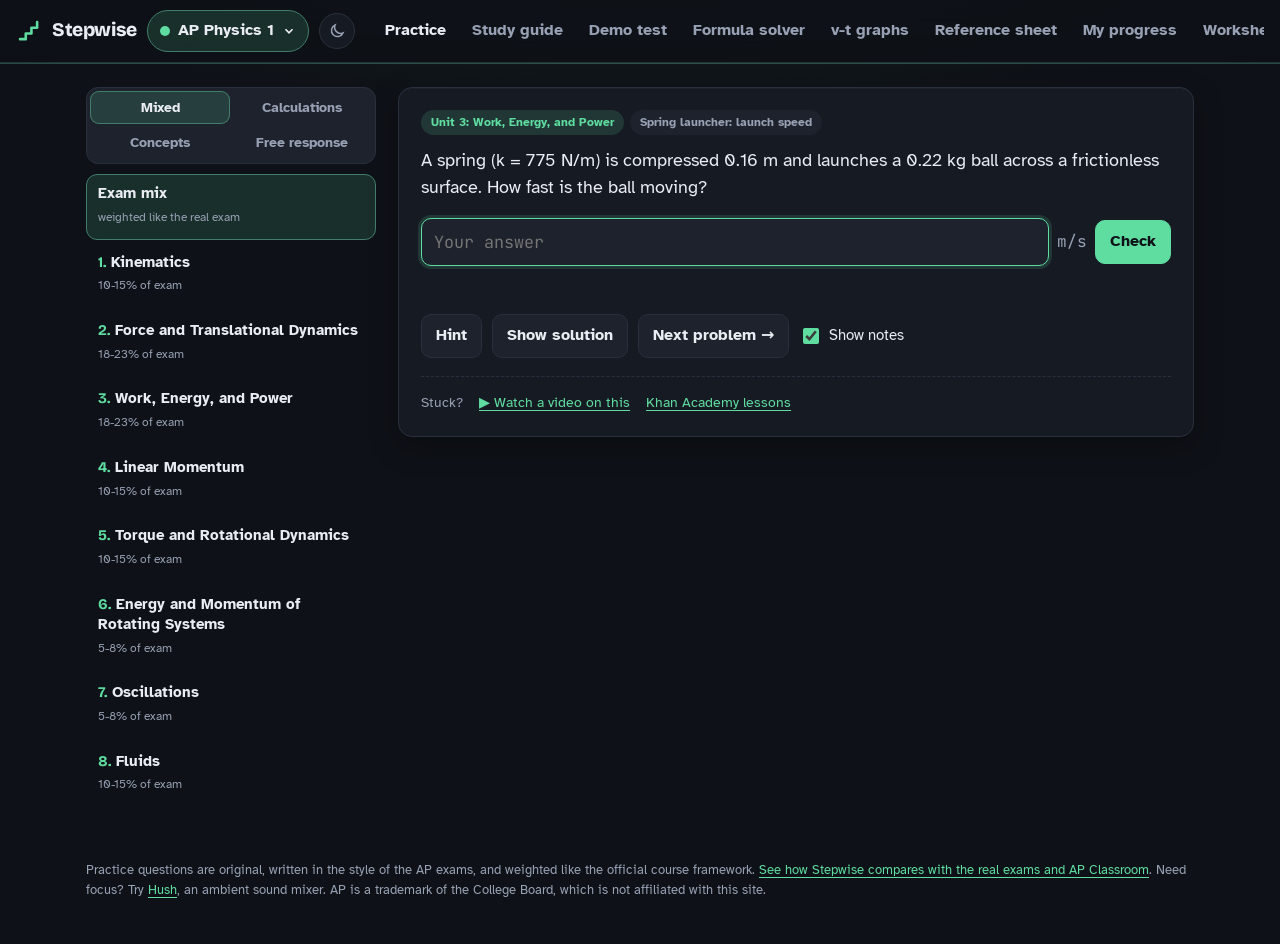
<file: index.html>
<!doctype html>
<html lang="en">
<head>
  <meta charset="utf-8">
  <meta name="viewport" content="width=device-width, initial-scale=1">
  <title>Stepwise</title>
  <meta name="description" content="Practice questions, study guides and full-length practice exams for all 40 AP courses, with worked solutions, free-response rubrics and a predicted score.">
  <link rel="icon" href="favicon.svg" type="image/svg+xml">
  <link rel="apple-touch-icon" href="icons/apple-touch-icon.png">
  <link rel="manifest" href="manifest.webmanifest">
  <meta name="theme-color" content="#0e1117">
  <meta property="og:type" content="website">
  <meta property="og:title" content="Stepwise: AP study, step by step">
  <meta property="og:description" content="Practice questions, study guides and full-length practice exams for all 40 AP courses.">
  <meta property="og:url" content="https://driodrocco.github.io/cloudforfunproject/">
  <meta property="og:image" content="https://driodrocco.github.io/cloudforfunproject/icons/icon-512.png">
  <link rel="preconnect" href="https://fonts.googleapis.com">
  <link rel="preconnect" href="https://fonts.gstatic.com" crossorigin>
  <link rel="stylesheet" href="https://fonts.googleapis.com/css2?family=Atkinson+Hyperlegible:ital,wght@0,400;0,700;1,400&family=Bricolage+Grotesque:opsz,wght@12..96,600;12..96,800&family=JetBrains+Mono:wght@400;600&display=swap">
  <link rel="stylesheet" href="style.css">
  <script src="js/fmt.js" defer></script>
  <script src="js/courses.js" defer></script>
  <script src="js/charts.js" defer></script>
  <script src="js/problems-ap1.js" defer></script>
  <script src="js/problems-ap2.js" defer></script>
  <script src="js/equations.js" defer></script>
  <script src="js/mcq.js" defer></script>
  <script src="js/content/phys-frq.js" defer></script>
  <script src="js/content/calc.js" defer></script>
  <script src="js/content/chem.js" defer></script>
  <script src="js/content/bio.js" defer></script>
  <script src="js/content/apes.js" defer></script>
  <script src="js/content/csp.js" defer></script>
  <script src="js/content/csa.js" defer></script>
  <script src="js/content/lang.js" defer></script>
  <script src="js/content/history.js" defer></script>
  <script src="js/content/stats.js" defer></script>
  <script src="js/content/precalc.js" defer></script>
  <script src="js/content/physc.js" defer></script>
  <script src="js/content/econ.js" defer></script>
  <script src="js/content/social.js" defer></script>
  <script src="js/content/history2.js" defer></script>
  <script src="js/content/lit-art.js" defer></script>
  <script src="js/content/languages.js" defer></script>
  <script src="js/content/arts.js" defer></script>
  <script src="js/content/sets-science.js" defer></script>
  <script src="js/content/sets-social.js" defer></script>
  <script src="js/content/sets-history.js" defer></script>
  <script src="js/content/sets-thin.js" defer></script>
  <script src="js/content/sets-more.js" defer></script>
  <script src="js/content/gov-more.js" defer></script>
  <script src="js/content/csp-more.js" defer></script>
  <script src="js/content/lang-more.js" defer></script>
  <script src="js/content/guides-current.js" defer></script>
  <script src="js/content/guides-next.js" defer></script>
  <script src="js/content/guides-sci.js" defer></script>
  <script src="js/content/guides-math.js" defer></script>
  <script src="js/content/guides-hist.js" defer></script>
  <script src="js/content/guides-arts.js" defer></script>
  <script src="js/content/frq-stem.js" defer></script>
  <script src="js/content/frq-humanities.js" defer></script>
  <script src="js/content/frq-langs-music.js" defer></script>
  <script src="js/app.js" defer></script>
</head>
<body>
  <header class="top">
    <div class="brand">
      <svg class="logo" viewBox="0 0 32 32" aria-hidden="true"><path d="M5 26h7v-7h7v-7h7V5"/></svg>
      <strong>Stepwise</strong>
      <button type="button" class="switch-btn" id="switch-btn" aria-haspopup="dialog">
        <i class="dot-subject" aria-hidden="true"></i><span id="switch-name">Course</span>
        <svg viewBox="0 0 16 16" aria-hidden="true"><path d="M4 6l4 4 4-4"/></svg>
      </button>
      <label class="sr"><span>Course</span><select id="course-pick" aria-label="Course" tabindex="-1"></select></label>
      <button type="button" class="theme-btn" id="theme-btn" aria-label="Switch to light mode" title="Light / dark">
        <svg class="i-moon" viewBox="0 0 24 24" aria-hidden="true"><path d="M20 14.5A8 8 0 0 1 9.5 4 8 8 0 1 0 20 14.5z"/></svg>
        <svg class="i-sun" viewBox="0 0 24 24" aria-hidden="true"><circle cx="12" cy="12" r="4"/><path d="M12 2v2M12 20v2M2 12h2M20 12h2M4.9 4.9l1.4 1.4M17.7 17.7l1.4 1.4M4.9 19.1l1.4-1.4M17.7 6.3l1.4-1.4"/></svg>
      </button>
    </div>
    <nav class="tabs" role="tablist" aria-label="Sections">
      <button role="tab" data-tab="practice" aria-selected="true">Practice</button>
      <button role="tab" data-tab="guide">Study guide</button>
      <button role="tab" data-tab="test" id="tab-btn-test">Demo test</button>
      <button role="tab" data-tab="solver" id="tab-btn-solver">Formula solver</button>
      <button role="tab" data-tab="graph" id="tab-btn-graph">v-t graphs</button>
      <button role="tab" data-tab="ref">Reference sheet</button>
      <button role="tab" data-tab="progress">My progress</button>
      <button role="tab" data-tab="sheet">Worksheet</button>
    </nav>
  </header>

  <main>
    <!-- Practice -->
    <section id="tab-practice" class="tab" role="tabpanel">
      <aside class="side">
        <div class="seg small wrap" role="group" aria-label="Question type" id="kinds"></div>
        <ul id="unit-list" class="units"></ul>
      </aside>
      <div class="main-col">
        <div id="media-note"></div>
        <article id="problem" class="card problem" aria-live="polite"></article>
      </div>
    </section>

    <!-- Study guide -->
    <section id="tab-guide" class="tab" role="tabpanel" hidden>
      <aside class="side"><ul id="guide-units" class="units"></ul></aside>
      <div class="main-col"><article id="guide-root" class="card guide"></article></div>
    </section>

    <!-- Demo test -->
    <section id="tab-test" class="tab" role="tabpanel" hidden>
      <div id="test-root" class="narrow"></div>
    </section>

    <!-- Solver -->
    <section id="tab-solver" class="tab" role="tabpanel" hidden>
      <div class="narrow">
        <div class="card">
          <h2>Formula solver</h2>
          <p class="muted">Pick an equation, fill in what you know, choose what to solve for. You get the work written out in your class format.</p>
          <label class="field">
            <span>Search equations</span>
            <input id="eq-search" type="search" placeholder="e.g. momentum, Snell, Vy, pendulum" autocomplete="off">
          </label>
          <label class="field">
            <span>Equation</span>
            <select id="eq-select"></select>
          </label>
          <div id="eq-form"></div>
        </div>
        <div id="eq-out"></div>
      </div>
    </section>

    <!-- v-t grapher -->
    <section id="tab-graph" class="tab" role="tabpanel" hidden>
      <div class="narrow">
        <div class="card">
          <h2>Velocity vs. time graphs</h2>
          <p class="muted">Type the corner points of the v-t graph, one per line as <code>time, velocity</code>. You get the x-t, v-t and a-t graphs, plus displacement and distance worked out.</p>
          <div class="graph-input">
            <label class="field">
              <span>Points (t in s, v in m/s)</span>
              <textarea id="vt-points" rows="5" spellcheck="false">0, -4
4, 0
6, 2</textarea>
            </label>
            <label class="field">
              <span>Name</span>
              <input id="vt-name" value="Car 1">
            </label>
          </div>
          <button id="vt-go" class="btn primary">Graph it</button>
        </div>
        <div id="vt-out"></div>
      </div>
    </section>

    <!-- Reference sheet -->
    <section id="tab-ref" class="tab" role="tabpanel" hidden>
      <div id="ref-root" class="narrow"></div>
    </section>

    <!-- Progress -->
    <section id="tab-progress" class="tab" role="tabpanel" hidden>
      <div id="progress-root" class="narrow"></div>
    </section>

    <!-- Worksheet -->
    <section id="tab-sheet" class="tab" role="tabpanel" hidden>
      <div class="narrow">
        <div class="card no-print">
          <h2>Worksheet maker</h2>
          <p class="muted">Pick units from the current course and make a practice set with an answer key.</p>
          <div id="sheet-units" class="checks"></div>
          <div class="row">
            <label class="field inline"><span>Problems</span>
              <select id="sheet-count"><option>5</option><option selected>10</option><option>15</option><option>20</option></select>
            </label>
            <label class="check"><input type="checkbox" id="sheet-key" checked> Answer key with worked solutions</label>
            <label class="check"><input type="checkbox" id="sheet-notes"> Annotated (Note: lines)</label>
          </div>
          <div class="row">
            <button id="sheet-go" class="btn primary">Make worksheet</button>
            <button id="sheet-print" class="btn" hidden>Print</button>
          </div>
        </div>
        <div id="sheet-out" class="sheet"></div>
      </div>
    </section>
  </main>

  <footer class="foot no-print">
    <p>Practice questions are original, written in the style of the AP exams, and weighted like the official course framework. <a href="docs-comparison-report.html" target="_blank" rel="noopener">See how Stepwise compares with the real exams and AP Classroom</a>. Need focus? Try <a href="hush/" target="_blank" rel="noopener">Hush</a>, an ambient sound mixer. AP is a trademark of the College Board, which is not affiliated with this site.</p>
  </footer>

  <dialog id="switcher" class="switcher" aria-labelledby="switcher-title">
    <div class="switcher-head"><h2 id="switcher-title">Choose a course</h2><button type="button" class="btn small" id="switcher-close">Close</button></div>
    <input type="search" id="switcher-search" placeholder="Search 40 AP courses" autocomplete="off" aria-label="Search courses">
    <div id="switcher-list"></div>
  </dialog>

  <div id="toast" class="toast" role="status" aria-live="polite"></div>
</body>
</html>
</file>
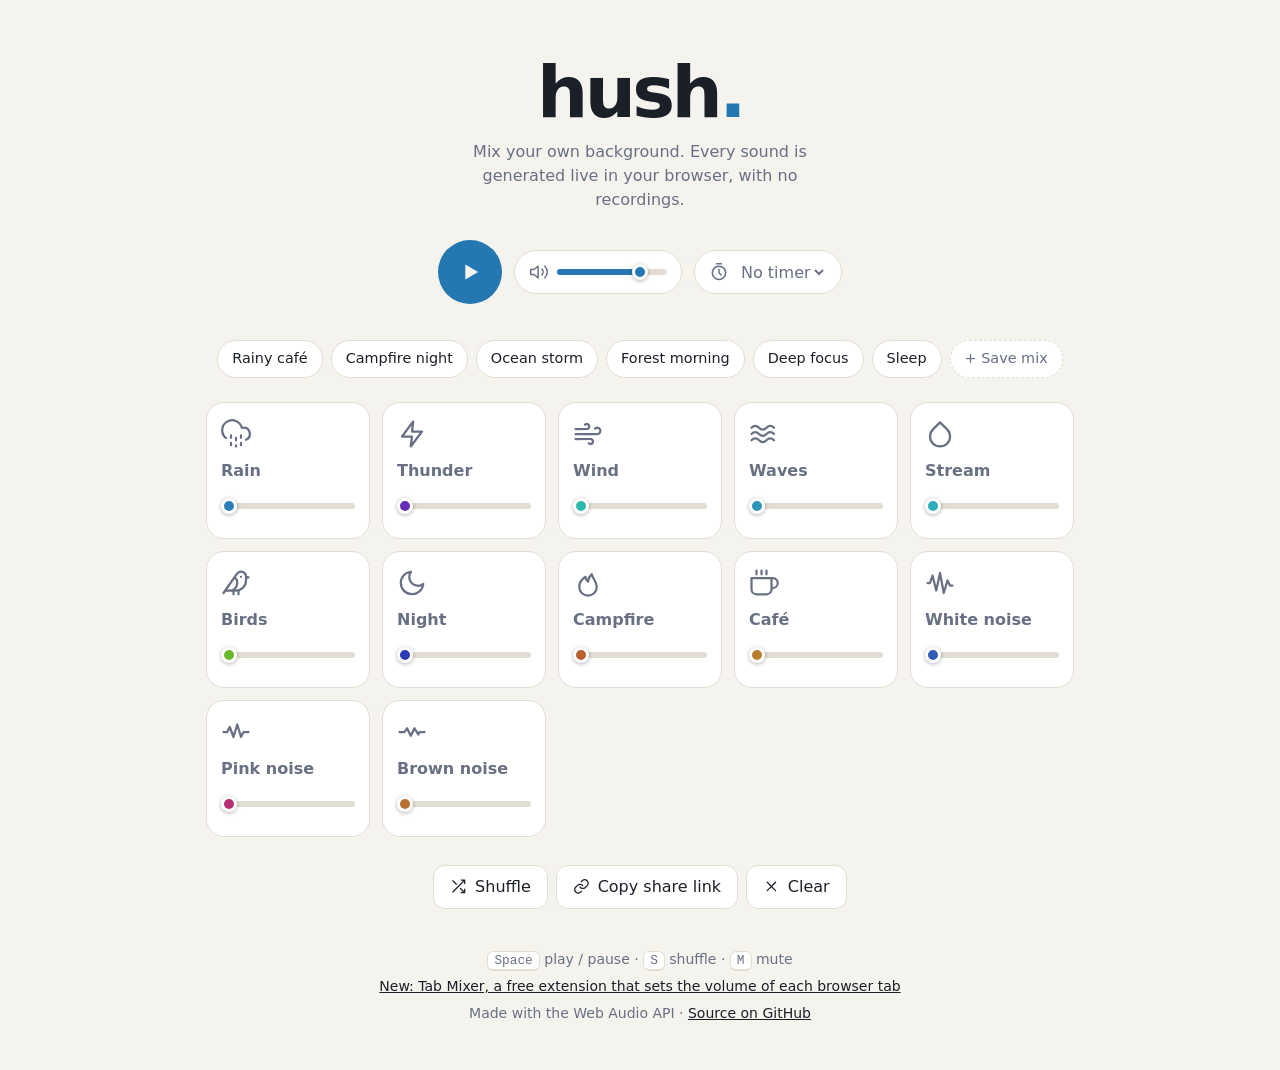
<file: hush/index.html>
<!doctype html>
<html lang="en">
<head>
  <meta charset="utf-8">
  <meta name="viewport" content="width=device-width, initial-scale=1">
  <title>Hush</title>
  <meta name="description" content="Mix your own ambient background. Rain, waves, fire, birds, café murmur and noise, all synthesized live in your browser.">
  <meta name="theme-color" content="#0b0e14" media="(prefers-color-scheme: dark)">
  <meta name="theme-color" content="#f5f3ee" media="(prefers-color-scheme: light)">
  <link rel="icon" href="favicon.svg" type="image/svg+xml">
  <link rel="stylesheet" href="style.css">
  <script src="engine.js" defer></script>
  <script src="app.js" defer></script>
</head>
<body>
  <canvas id="viz" aria-hidden="true"></canvas>

  <main>
    <header class="hero">
      <h1 class="logo">hush<span>.</span></h1>
      <p class="tag">Mix your own background. Every sound is generated live in your browser, with no recordings.</p>

      <div class="controls">
        <button id="play" class="play" type="button" aria-pressed="false" aria-label="Play">
          <svg class="i-play" viewBox="0 0 24 24" aria-hidden="true"><path d="M8 5.5v13l11-6.5z"/></svg>
          <svg class="i-pause" viewBox="0 0 24 24" aria-hidden="true"><path d="M7 5h3.5v14H7zM13.5 5H17v14h-3.5z"/></svg>
        </button>

        <label class="pill master">
          <svg viewBox="0 0 24 24" aria-hidden="true" class="stroke"><path d="M11 5 6 9H2v6h4l5 4zM15.5 8.5a5 5 0 0 1 0 7M19 5a10 10 0 0 1 0 14"/></svg>
          <input id="master" type="range" min="0" max="100" value="80" aria-label="Master volume">
        </label>

        <label class="pill timer">
          <svg viewBox="0 0 24 24" aria-hidden="true" class="stroke"><circle cx="12" cy="13" r="8"/><path d="M12 9v4l2.5 2.5M9 2h6"/></svg>
          <select id="timer" aria-label="Sleep timer">
            <option value="0">No timer</option>
            <option value="15">15 min</option>
            <option value="25">25 min</option>
            <option value="45">45 min</option>
            <option value="60">1 hour</option>
            <option value="90">90 min</option>
          </select>
          <output id="timer-left" aria-live="off"></output>
        </label>
      </div>
    </header>

    <section aria-label="Presets">
      <div id="presets" class="presets"></div>
    </section>

    <section aria-label="Sounds">
      <div id="grid" class="grid"></div>
    </section>

    <div class="actions">
      <button id="shuffle" class="ghost" type="button">
        <svg viewBox="0 0 24 24" aria-hidden="true" class="stroke"><path d="M16 3h5v5M4 20 21 3M21 16v5h-5M15 15l6 6M4 4l5 5"/></svg>Shuffle
      </button>
      <button id="share" class="ghost" type="button">
        <svg viewBox="0 0 24 24" aria-hidden="true" class="stroke"><path d="M10 13a5 5 0 0 0 7.5.5l3-3a5 5 0 0 0-7-7l-1.7 1.7M14 11a5 5 0 0 0-7.5-.5l-3 3a5 5 0 0 0 7 7l1.7-1.7"/></svg>Copy share link
      </button>
      <button id="clear" class="ghost" type="button">
        <svg viewBox="0 0 24 24" aria-hidden="true" class="stroke"><path d="M18 6 6 18M6 6l12 12"/></svg>Clear
      </button>
    </div>

    <footer>
      <p class="keys"><kbd>Space</kbd> play / pause · <kbd>S</kbd> shuffle · <kbd>M</kbd> mute</p>
      <p><a href="tab-mixer.html">New: Tab Mixer, a free extension that sets the volume of each browser tab</a></p>
      <p>Made with the Web Audio API · <a href="https://github.com/driodrocco/cloudforfunproject/tree/main/hush">Source on GitHub</a></p>
    </footer>
  </main>

  <div id="toast" class="toast" role="status" aria-live="polite"></div>

  <dialog id="save-dialog">
    <form method="dialog">
      <label for="preset-name">Name this mix</label>
      <input id="preset-name" name="name" maxlength="32" required autocomplete="off" placeholder="e.g. Late-night coding">
      <menu>
        <button value="cancel" formnovalidate class="ghost">Cancel</button>
        <button value="save" class="primary">Save</button>
      </menu>
    </form>
  </dialog>
</body>
</html>
</file>
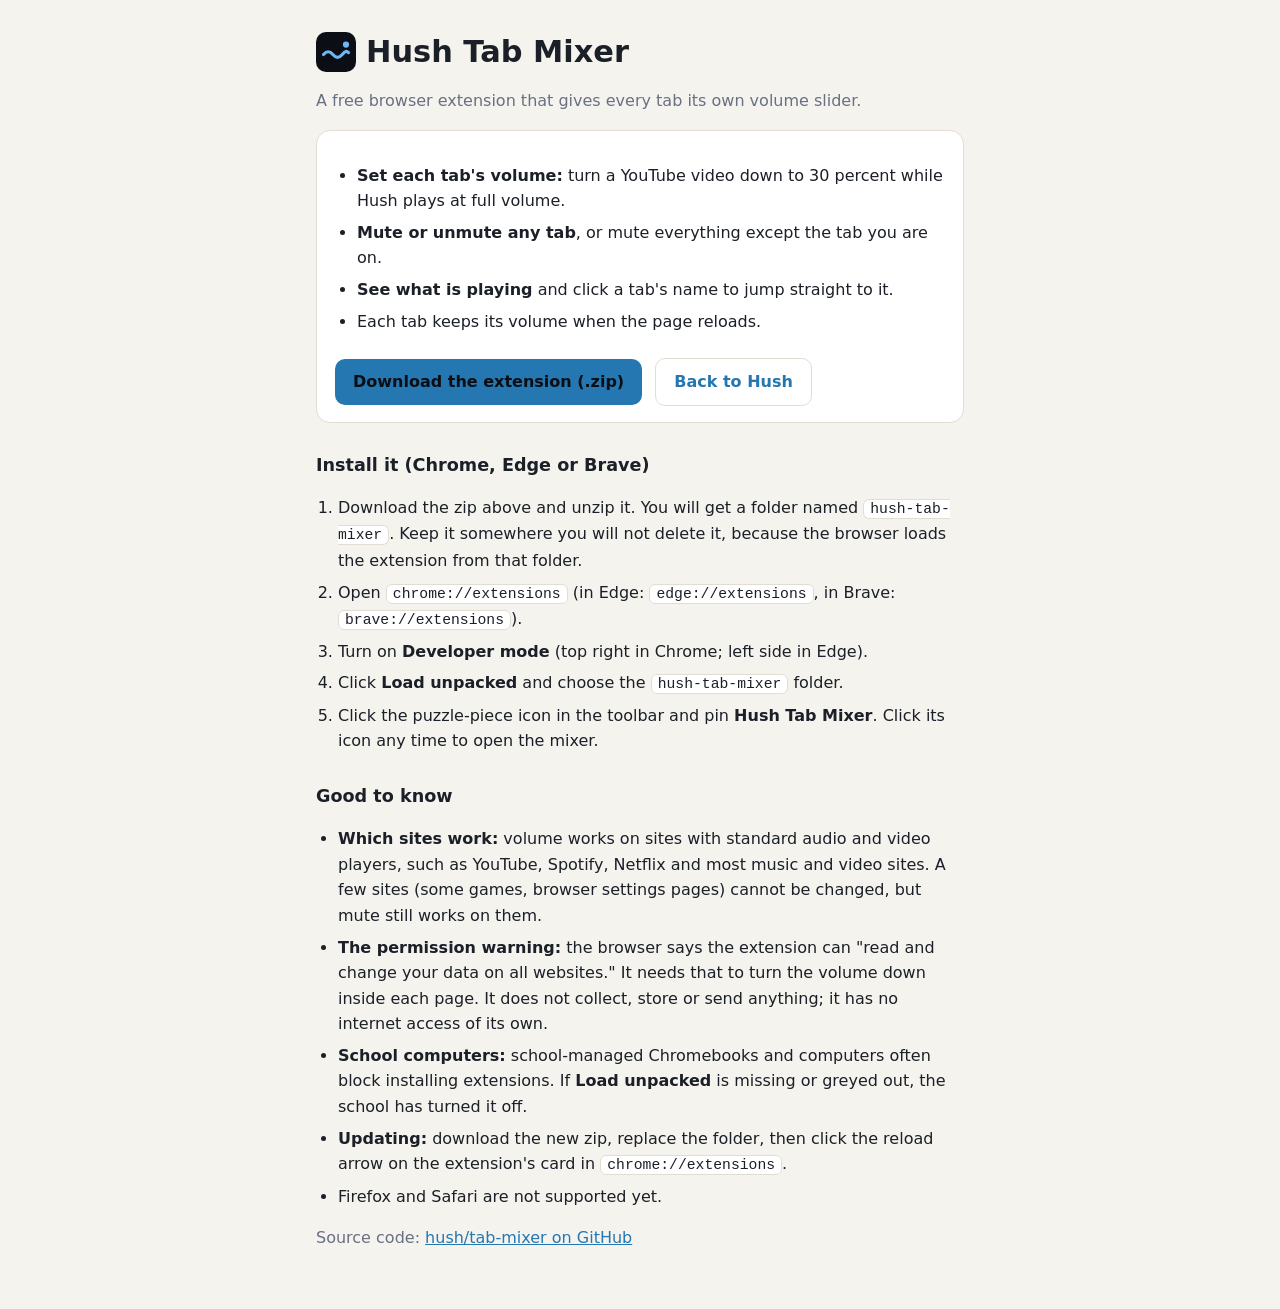
<file: hush/tab-mixer.html>
<!doctype html>
<html lang="en">
<head>
  <meta charset="utf-8">
  <meta name="viewport" content="width=device-width, initial-scale=1">
  <title>Hush Tab Mixer</title>
  <meta name="description" content="A free browser extension that sets the volume of each tab: turn YouTube down, keep Hush up.">
  <link rel="icon" href="favicon.svg" type="image/svg+xml">
  <style>
    :root { --bg: #0b0e14; --surface: #131823; --border: #242c3d; --text: #e7eaf0; --muted: #8b94a7; --accent: hsl(205 80% 66%); color-scheme: dark; }
    @media (prefers-color-scheme: light) { :root { --bg: #f5f3ee; --surface: #fff; --border: #e2ddd2; --text: #1b1f27; --muted: #697083; --accent: hsl(205 65% 42%); color-scheme: light; } }
    * { box-sizing: border-box; }
    body { margin: 0; background: var(--bg); color: var(--text); font: 16px/1.6 system-ui, -apple-system, "Segoe UI", sans-serif; }
    main { max-width: 680px; margin: 0 auto; padding: 32px 16px 48px; }
    .brand { display: flex; align-items: center; gap: 10px; }
    h1 { font-size: 1.9rem; margin: 0; line-height: 1.15; }
    h2 { font-size: 1.1rem; margin: 28px 0 8px; }
    p, li { color: var(--text); }
    .muted { color: var(--muted); }
    .card { background: var(--surface); border: 1px solid var(--border); border-radius: 14px; padding: 16px 18px; margin-top: 16px; }
    .btn { display: inline-block; background: var(--accent); color: #0b0e14; font-weight: 700; text-decoration: none; padding: 10px 18px; border-radius: 10px; margin: 8px 8px 0 0; }
    .btn.ghost { background: none; color: var(--accent); border: 1px solid var(--border); }
    ol, ul { padding-left: 22px; }
    li { margin: 6px 0; }
    code { background: var(--surface); border: 1px solid var(--border); border-radius: 6px; padding: 1px 6px; font-size: 0.92em; }
    a { color: var(--accent); }
    a:focus-visible { outline: 2px solid var(--accent); outline-offset: 2px; }
  </style>
</head>
<body>
  <main>
    <div class="brand"><img src="favicon.svg" alt="" width="40" height="40"><h1>Hush Tab Mixer</h1></div>
    <p class="muted">A free browser extension that gives every tab its own volume slider.</p>

    <div class="card">
      <ul>
        <li><b>Set each tab's volume:</b> turn a YouTube video down to 30 percent while Hush plays at full volume.</li>
        <li><b>Mute or unmute any tab</b>, or mute everything except the tab you are on.</li>
        <li><b>See what is playing</b> and click a tab's name to jump straight to it.</li>
        <li>Each tab keeps its volume when the page reloads.</li>
      </ul>
      <a class="btn" href="hush-tab-mixer.zip" download>Download the extension (.zip)</a>
      <a class="btn ghost" href="./">Back to Hush</a>
    </div>

    <h2>Install it (Chrome, Edge or Brave)</h2>
    <ol>
      <li>Download the zip above and unzip it. You will get a folder named <code>hush-tab-mixer</code>. Keep it somewhere you will not delete it, because the browser loads the extension from that folder.</li>
      <li>Open <code>chrome://extensions</code> (in Edge: <code>edge://extensions</code>, in Brave: <code>brave://extensions</code>).</li>
      <li>Turn on <b>Developer mode</b> (top right in Chrome; left side in Edge).</li>
      <li>Click <b>Load unpacked</b> and choose the <code>hush-tab-mixer</code> folder.</li>
      <li>Click the puzzle-piece icon in the toolbar and pin <b>Hush Tab Mixer</b>. Click its icon any time to open the mixer.</li>
    </ol>

    <h2>Good to know</h2>
    <ul>
      <li><b>Which sites work:</b> volume works on sites with standard audio and video players, such as YouTube, Spotify, Netflix and most music and video sites. A few sites (some games, browser settings pages) cannot be changed, but mute still works on them.</li>
      <li><b>The permission warning:</b> the browser says the extension can "read and change your data on all websites." It needs that to turn the volume down inside each page. It does not collect, store or send anything; it has no internet access of its own.</li>
      <li><b>School computers:</b> school-managed Chromebooks and computers often block installing extensions. If <b>Load unpacked</b> is missing or greyed out, the school has turned it off.</li>
      <li><b>Updating:</b> download the new zip, replace the folder, then click the reload arrow on the extension's card in <code>chrome://extensions</code>.</li>
      <li>Firefox and Safari are not supported yet.</li>
    </ul>
    <p class="muted">Source code: <a href="https://github.com/driodrocco/cloudforfunproject/tree/main/hush/tab-mixer">hush/tab-mixer on GitHub</a></p>
  </main>
</body>
</html>
</file>
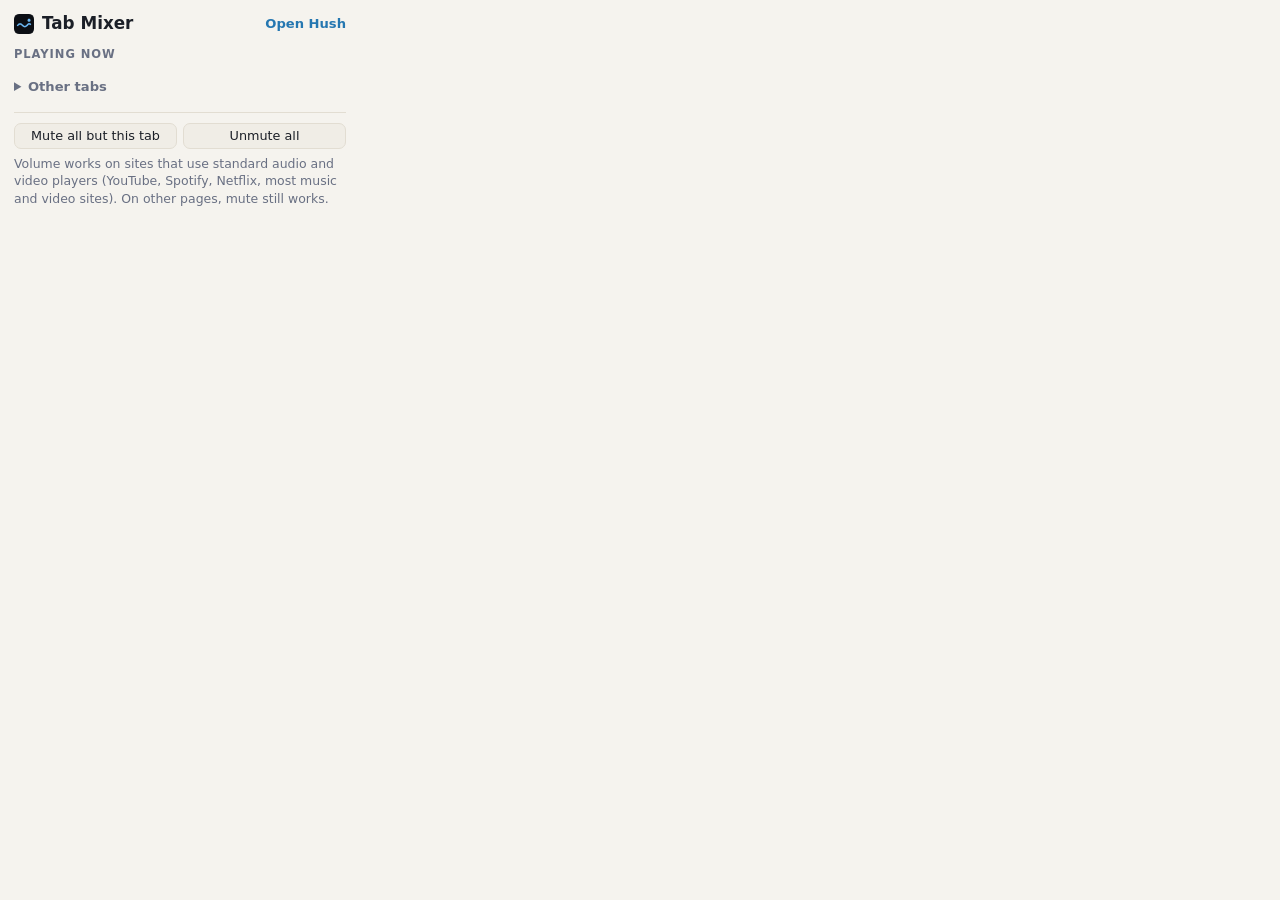
<file: hush/tab-mixer/popup.html>
<!doctype html>
<html lang="en">
<head>
  <meta charset="utf-8">
  <title>Hush Tab Mixer</title>
  <link rel="stylesheet" href="popup.css">
</head>
<body>
  <header>
    <img src="icons/icon-32.png" alt="" width="20" height="20">
    <h1>Tab Mixer</h1>
    <a class="hush-link" href="https://driodrocco.github.io/cloudforfunproject/hush/" target="_blank" rel="noopener">Open Hush</a>
  </header>

  <section>
    <h2>Playing now</h2>
    <ul id="playing" class="tabs"></ul>
    <p id="none-playing" class="empty" hidden>Nothing is playing. Start a video or song in another tab and it will show up here.</p>
  </section>

  <details id="others-box">
    <summary>Other tabs <span id="others-count"></span></summary>
    <ul id="others" class="tabs"></ul>
  </details>

  <footer>
    <button type="button" id="mute-others">Mute all but this tab</button>
    <button type="button" id="unmute-all">Unmute all</button>
  </footer>
  <p class="note">Volume works on sites that use standard audio and video players (YouTube, Spotify, Netflix, most music and video sites). On other pages, mute still works.</p>

  <script type="module" src="popup.js"></script>
</body>
</html>
</file>
<file: style.css>
/* Stepwise design: "focus desk".
   Layout: a calm dark workspace with one card in focus; the current course's
   subject color is the only accent (science green, math blue, history amber,
   English plum, languages teal, arts coral, capstone violet).
   Dark is the default; light mode is an explicit choice. */
:root {
  --bg: #0e1117;
  --surface: #161a23;
  --surface-2: #1d222d;
  --surface-3: #252b38;
  --border: #29303d;
  --text: #e9ecf3;
  --muted: #98a1b3;
  --accent: #5fdca0;
  --on-accent: #0e1117;
  --good: #4fd88b;
  --bad: #ff7a7a;
  --mid: #f3b84b;
  --shadow: 0 1px 0 rgb(255 255 255 / 0.03) inset, 0 10px 30px rgb(0 0 0 / 0.25);
  --font-display: "Bricolage Grotesque", "Avenir Next", "Segoe UI", system-ui, sans-serif;
  --font-body: "Atkinson Hyperlegible", "Segoe UI", system-ui, -apple-system, sans-serif;
  --mono: "JetBrains Mono", ui-monospace, SFMono-Regular, Menlo, Consolas, monospace;
  --radius: 14px;
  color-scheme: dark;
}
:root[data-theme="light"] {
  --bg: #f4f5f8;
  --surface: #ffffff;
  --surface-2: #eef0f5;
  --surface-3: #e3e7ef;
  --border: #dbe0e8;
  --text: #141821;
  --muted: #5a6376;
  --on-accent: #ffffff;
  --good: #11804a;
  --bad: #c92a36;
  --mid: #a8650a;
  --shadow: 0 1px 2px rgb(20 30 60 / 0.05), 0 8px 24px rgb(20 30 60 / 0.06);
  color-scheme: light;
}

/* Subject accents (dark values, then light values) */
:root[data-subject="science"] { --accent: #5fdca0; }
:root[data-subject="math"] { --accent: #79acff; }
:root[data-subject="history"] { --accent: #f5b545; }
:root[data-subject="english"] { --accent: #cf9dff; }
:root[data-subject="languages"] { --accent: #42d4c4; }
:root[data-subject="arts"] { --accent: #ff8f8f; }
:root[data-subject="capstone"] { --accent: #a8a9ff; }
:root[data-theme="light"][data-subject="science"] { --accent: #0d7a4a; }
:root[data-theme="light"][data-subject="math"] { --accent: #1f53d6; }
:root[data-theme="light"][data-subject="history"] { --accent: #9c5300; }
:root[data-theme="light"][data-subject="english"] { --accent: #7d2fc6; }
:root[data-theme="light"][data-subject="languages"] { --accent: #0b6d64; }
:root[data-theme="light"][data-subject="arts"] { --accent: #c0283b; }
:root[data-theme="light"][data-subject="capstone"] { --accent: #4a45cc; }
:root {
  --accent-soft: color-mix(in srgb, var(--accent) 15%, transparent);
  --accent-line: color-mix(in srgb, var(--accent) 45%, var(--border));
  --good-soft: color-mix(in srgb, var(--good) 14%, transparent);
  --bad-soft: color-mix(in srgb, var(--bad) 14%, transparent);
}

* { box-sizing: border-box; }
html { background: var(--bg); }
body {
  margin: 0;
  background:
    radial-gradient(1200px 340px at 50% -120px, color-mix(in srgb, var(--accent) 12%, transparent), transparent 70%),
    var(--bg);
  background-repeat: no-repeat;
  color: var(--text);
  font: 16px/1.6 var(--font-body);
  -webkit-font-smoothing: antialiased;
  transition: background-color 0.3s;
}
button, input, select, textarea { font: inherit; color: inherit; }
a { color: var(--accent); text-underline-offset: 3px; }
code { font-family: var(--mono); font-size: 0.86em; background: var(--surface-2); padding: 1px 6px; border-radius: 6px; }
h2, h3, h4 { font-family: var(--font-display); letter-spacing: -0.01em; text-wrap: balance; }
h2 { margin: 0 0 6px; font-size: 1.45rem; font-weight: 800; }
h3 { margin: 0 0 10px; font-size: 1.12rem; font-weight: 600; }
h4 { margin: 14px 0 6px; font-size: 0.95rem; font-weight: 600; }
.muted { color: var(--muted); }
.small { font-size: 0.875rem; }
:focus-visible { outline: 2px solid var(--accent); outline-offset: 2px; }
::selection { background: var(--accent-soft); }

/* ---------- header ---------- */
.top {
  position: sticky;
  top: env(safe-area-inset-top, 0px);
  z-index: 10;
  display: flex;
  align-items: center;
  gap: 18px;
  padding-block: 10px;
  padding-left: max(16px, env(safe-area-inset-left, 0px));
  padding-right: max(16px, env(safe-area-inset-right, 0px));
  background: color-mix(in srgb, var(--bg) 82%, transparent);
  backdrop-filter: blur(12px);
  border-bottom: 1px solid var(--border);
  box-shadow: 0 1px 0 color-mix(in srgb, var(--accent) 30%, transparent);
}
body::before { content: ""; position: fixed; inset: 0 0 auto; height: env(safe-area-inset-top, 0px); z-index: 10; background: var(--bg); }
.brand { display: flex; align-items: center; gap: 10px; flex: none; }
.brand strong { font-family: var(--font-display); font-weight: 800; font-size: 1.2rem; letter-spacing: -0.02em; }
.logo { width: 26px; height: 26px; flex: none; fill: none; stroke: var(--accent); stroke-width: 3.2; stroke-linecap: round; stroke-linejoin: round; transition: stroke 0.3s; }
.sr { position: absolute; width: 1px; height: 1px; overflow: hidden; clip: rect(0 0 0 0); white-space: nowrap; }
.switch-btn {
  display: inline-flex; align-items: center; gap: 8px;
  max-width: 300px;
  padding: 7px 12px;
  border: 1px solid var(--accent-line);
  border-radius: 999px;
  background: var(--accent-soft);
  color: var(--text);
  font-weight: 700;
  cursor: pointer;
}
.switch-btn span { overflow: hidden; text-overflow: ellipsis; white-space: nowrap; }
.switch-btn svg { width: 14px; height: 14px; flex: none; fill: none; stroke: currentColor; stroke-width: 2; }
.dot-subject { width: 10px; height: 10px; border-radius: 50%; background: var(--accent); flex: none; }
.theme-btn {
  display: grid; place-items: center;
  width: 36px; height: 36px; flex: none;
  border: 1px solid var(--border); border-radius: 50%;
  background: var(--surface); cursor: pointer; color: var(--muted);
}
.theme-btn:hover { color: var(--text); }
.theme-btn svg { width: 18px; height: 18px; fill: none; stroke: currentColor; stroke-width: 2; stroke-linecap: round; }
.theme-btn .i-sun, :root[data-theme="light"] .theme-btn .i-moon { display: none; }
:root[data-theme="light"] .theme-btn .i-sun { display: block; }
.tabs { display: flex; gap: 2px; overflow-x: auto; scrollbar-width: none; min-width: 0; }
.tabs::-webkit-scrollbar { display: none; }
.tabs button {
  position: relative;
  flex: none;
  padding: 8px 12px;
  border: 0;
  background: none;
  color: var(--muted);
  font-weight: 700;
  cursor: pointer;
  white-space: nowrap;
  border-radius: 8px;
}
.tabs button:hover { color: var(--text); background: var(--surface-2); }
.tabs button[aria-selected="true"] { color: var(--text); }
.tabs button[aria-selected="true"]::after {
  content: ""; position: absolute; left: 12px; right: 12px; bottom: -11px; height: 2px;
  background: var(--accent); border-radius: 2px;
}

main {
  max-width: 1140px; margin: 0 auto; padding-block: 24px 40px;
  padding-left: max(16px, env(safe-area-inset-left, 0px));
  padding-right: max(16px, env(safe-area-inset-right, 0px));
}
.narrow { max-width: 800px; margin: 0 auto; }

/* ---------- course switcher ---------- */
.switcher {
  width: min(860px, calc(100% - 24px));
  max-height: min(80vh, 760px);
  padding: 20px;
  border: 1px solid var(--border);
  border-radius: 18px;
  background: var(--surface);
  color: var(--text);
  box-shadow: 0 30px 80px rgb(0 0 0 / 0.45);
}
.switcher::backdrop { background: rgb(5 8 14 / 0.6); backdrop-filter: blur(4px); }
.switcher-head { display: flex; justify-content: space-between; align-items: center; gap: 12px; margin-bottom: 12px; }
.switcher-head h2 { margin: 0; }
#switcher-search { width: 100%; margin-bottom: 14px; }
.switch-group { margin-bottom: 16px; }
.switch-group h4 { display: flex; align-items: center; gap: 8px; margin: 0 0 8px; color: var(--muted); font-size: 0.78rem; text-transform: uppercase; letter-spacing: 0.08em; }
.switch-group h4 i { width: 10px; height: 10px; border-radius: 50%; }
.switch-grid { display: grid; grid-template-columns: repeat(auto-fill, minmax(190px, 1fr)); gap: 6px; }
.course-chip {
  text-align: left;
  padding: 9px 12px;
  border: 1px solid var(--border);
  border-radius: 10px;
  background: var(--surface-2);
  cursor: pointer;
  font-weight: 700;
  font-size: 0.92rem;
  line-height: 1.3;
}
.course-chip:hover { border-color: var(--chip); }
.course-chip.on { border-color: var(--chip); background: color-mix(in srgb, var(--chip) 16%, var(--surface-2)); }
.course-chip small { display: block; font-weight: 400; color: var(--muted); font-size: 0.75rem; }

/* ---------- cards, buttons ---------- */
.card {
  background: var(--surface);
  border: 1px solid var(--border);
  border-radius: var(--radius);
  padding: 22px;
  margin-bottom: 16px;
  box-shadow: var(--shadow);
}
.btn {
  display: inline-flex; align-items: center; gap: 6px;
  padding: 8px 14px;
  border: 1px solid var(--border);
  border-radius: 10px;
  background: var(--surface-2);
  cursor: pointer;
  text-decoration: none;
  color: var(--text);
  font-weight: 700;
  transition: border-color 0.15s, background 0.15s, transform 0.1s;
}
.btn:hover:not(:disabled) { border-color: var(--muted); }
.btn:active:not(:disabled) { transform: translateY(1px); }
.btn:disabled { opacity: 0.45; cursor: default; }
.btn.primary { background: var(--accent); border-color: var(--accent); color: var(--on-accent); }
.btn.primary:hover:not(:disabled) { filter: brightness(1.08); border-color: var(--accent); }
.btn.small { padding: 4px 10px; font-size: 0.85rem; }
.btn.big { padding: 12px 22px; font-size: 1.05rem; margin-top: 8px; }
.btn.danger { color: var(--bad); }
.link { border: 0; background: none; padding: 0; color: var(--accent); cursor: pointer; text-decoration: underline; }
.row { display: flex; flex-wrap: wrap; align-items: center; gap: 10px; margin-top: 14px; }
.row.spread { justify-content: space-between; }

.seg { display: flex; background: var(--surface-2); border: 1px solid var(--border); border-radius: 12px; padding: 3px; gap: 2px; }
.seg button {
  flex: 1; border: 0; background: none; padding: 7px 10px; border-radius: 9px;
  cursor: pointer; color: var(--muted); font-weight: 700; white-space: nowrap;
}
.seg button:hover { color: var(--text); }
.seg button[aria-pressed="true"] { background: var(--accent-soft); color: var(--text); box-shadow: inset 0 0 0 1px var(--accent-line); }
.seg.small button { font-size: 0.85rem; padding: 6px 8px; }
.seg.wrap { flex-wrap: wrap; }
.seg.wrap button { flex: 1 1 40%; }

.field { display: flex; flex-direction: column; gap: 5px; margin: 10px 0; }
.field > span { font-size: 0.78rem; font-weight: 700; color: var(--muted); text-transform: uppercase; letter-spacing: 0.06em; }
.field.inline { margin: 0; }
input:not([type=checkbox]):not([type=radio]), select, textarea {
  padding: 10px 12px;
  border: 1px solid var(--border);
  border-radius: 10px;
  background: var(--surface-2);
  min-width: 0;
  transition: border-color 0.15s;
}
input:not([type=checkbox]):not([type=radio]):focus, select:focus, textarea:focus { border-color: var(--accent); outline: none; box-shadow: 0 0 0 3px var(--accent-soft); }
textarea { font-family: var(--mono); font-size: 0.92rem; resize: vertical; }
.check { display: inline-flex; align-items: center; gap: 7px; font-size: 0.92rem; cursor: pointer; }
.check input { accent-color: var(--accent); width: 16px; height: 16px; }

/* ---------- practice ---------- */
#tab-practice:not([hidden]) { display: grid; grid-template-columns: 290px minmax(0, 1fr); gap: 22px; align-items: start; }
.side, .main-col { min-width: 0; }
.side { display: flex; flex-direction: column; gap: 10px; position: sticky; top: 84px; max-height: calc(100vh - 100px); overflow-y: auto; scrollbar-width: thin; }
.units { list-style: none; margin: 0; padding: 0; display: flex; flex-direction: column; gap: 3px; }
.units button {
  position: relative;
  width: 100%;
  text-align: left;
  border: 1px solid transparent;
  background: none;
  padding: 9px 11px;
  border-radius: 11px;
  cursor: pointer;
}
.units button:hover { background: var(--surface); border-color: var(--border); }
.units button.on { background: var(--accent-soft); border-color: var(--accent-line); }
.units span { display: block; font-size: 0.92rem; font-weight: 700; line-height: 1.35; }
.units span b { color: var(--accent); font-family: var(--font-display); }
.units small { color: var(--muted); font-size: 0.77rem; }
.units .bar { display: block; height: 3px; margin-top: 6px; background: var(--surface-3); border-radius: 3px; overflow: hidden; }
.units .bar i { display: block; height: 100%; background: var(--accent); }

.tags { display: flex; flex-wrap: wrap; gap: 6px; margin-bottom: 12px; }
.tag { font-size: 0.76rem; padding: 3px 10px; border-radius: 99px; background: var(--accent-soft); color: var(--accent); font-weight: 700; }
.tag.ghost { background: var(--surface-2); color: var(--muted); }
.q { font-size: 1.1rem; margin: 6px 0 16px; line-height: 1.55; }

.answer { display: flex; gap: 8px; align-items: center; flex-wrap: wrap; }
.answer input { flex: 1 1 180px; font-size: 1.05rem; font-family: var(--mono); }
.answer .unit { font-family: var(--mono); color: var(--muted); }
.feedback { min-height: 1.5em; margin: 10px 0 0; font-weight: 700; }
.feedback.good, .good { color: var(--good); }
.feedback.bad, .bad { color: var(--bad); }

.work {
  font-family: var(--mono);
  font-size: 0.9rem;
  line-height: 1.7;
  background: var(--surface-2);
  border: 1px solid var(--border);
  border-radius: 12px;
  padding: 14px 16px;
  margin: 8px 0 0;
  overflow-x: auto;
  white-space: pre-wrap;
}
.work em { color: var(--muted); }
.hint, .solution { margin-top: 16px; }
.passage {
  margin: 0 0 16px; padding: 14px 18px;
  border: 1px solid var(--border); border-radius: 12px;
  background: var(--surface-2);
  font-family: Georgia, "Iowan Old Style", "Times New Roman", serif; font-size: 1.02rem; line-height: 1.7;
  max-height: 440px; overflow-y: auto;
}
.passage p { margin: 6px 0; }
.code {
  font-family: var(--mono); font-size: 0.88rem; line-height: 1.6;
  background: var(--surface-2); border: 1px solid var(--border); border-radius: 12px;
  padding: 12px 14px; margin: 0 0 16px; overflow-x: auto; white-space: pre;
}
.sol-head { display: flex; justify-content: space-between; align-items: center; gap: 10px; }
.sol-head h3, .sol-head h2 { margin: 0; }
.why { background: var(--surface-2); border: 1px solid var(--border); padding: 12px 14px; border-radius: 12px; margin: 0; }

.help {
  display: flex; flex-wrap: wrap; align-items: center; gap: 6px 16px;
  margin-top: 18px; padding-top: 14px; border-top: 1px dashed var(--border);
  font-size: 0.9rem;
}
.help span { color: var(--muted); }

.choices { display: flex; flex-direction: column; gap: 8px; }
.choice {
  display: flex; gap: 12px; align-items: baseline;
  text-align: left;
  padding: 12px 14px;
  border: 1px solid var(--border);
  border-radius: 12px;
  background: var(--surface-2);
  cursor: pointer;
  transition: border-color 0.15s, background 0.15s;
}
.choice b { color: var(--muted); flex: none; font-family: var(--font-display); }
.choice:hover:not(:disabled) { border-color: var(--accent-line); background: var(--surface-3); }
.choice.picked { border-color: var(--accent); background: var(--accent-soft); }
.choice.picked b { color: var(--accent); }
.choice.right { border-color: var(--good); background: var(--good-soft); }
.choice.wrong { border-color: var(--bad); background: var(--bad-soft); }
.choice:disabled { cursor: default; }

/* ---------- figures and question sets ---------- */
.fig { margin: 0 0 16px; padding: 12px 14px; border: 1px solid var(--border); border-radius: 12px; background: var(--surface-2); }
.fig figcaption { font-weight: 700; font-size: 0.9rem; margin-bottom: 6px; }
.fig svg { width: 100%; max-width: 560px; height: auto; display: block; }
.fig text { font-size: 11px; fill: var(--muted); font-family: var(--mono); }
.fig .fl { font-family: var(--font-body); font-size: 12px; fill: var(--text); }
.fig .flab { font-family: var(--font-body); font-size: 12px; font-weight: 700; fill: var(--text); }
.fig .fg { stroke: var(--border); stroke-width: 1; }
.fig .fa { stroke: var(--muted); stroke-width: 1.5; }
.fig .fguide { stroke: var(--muted); stroke-width: 1; stroke-dasharray: 3 4; }
.fig .fs { fill: none; stroke-width: 2.6; stroke-linejoin: round; stroke-linecap: round; }
.fig .fd { stroke-dasharray: 7 5; }
.fig .fs0, .fig .fk0 { stroke: var(--accent); background: var(--accent); }
.fig .fs1, .fig .fk1 { stroke: var(--text); background: var(--text); }
.fig .fs2, .fig .fk2 { stroke: var(--mid); background: var(--mid); }
.fig .fs3, .fig .fk3 { stroke: var(--bad); background: var(--bad); }
.fig .fp, .fig .fp0 { fill: var(--accent); }
.fig .fp1 { fill: var(--text); } .fig .fp2 { fill: var(--mid); } .fig .fp3 { fill: var(--bad); }
.fig .fb { fill: var(--accent); opacity: 0.85; }
.flegend { display: flex; flex-wrap: wrap; gap: 6px 16px; margin-top: 6px; font-size: 0.82rem; color: var(--muted); }
.flegend i { display: inline-block; width: 14px; height: 3px; border-radius: 2px; margin-right: 6px; vertical-align: middle; }
.ftable-wrap { overflow-x: auto; }
.ftable table { border-collapse: collapse; font-size: 0.88rem; min-width: 100%; }
.ftable th, .ftable td { padding: 6px 10px; border-bottom: 1px solid var(--border); text-align: left; font-variant-numeric: tabular-nums; }
.ftable th { color: var(--muted); font-size: 0.76rem; text-transform: uppercase; letter-spacing: 0.05em; }
.fnote { margin: 8px 0 0; font-size: 0.8rem; color: var(--muted); }
.setq + .setq { margin-top: 18px; padding-top: 16px; border-top: 1px dashed var(--border); }
.qn { color: var(--accent); font-family: var(--font-display); }

/* ---------- free response ---------- */
.frq-title { margin: 4px 0 10px; font-size: 1.3rem; }
.frq-prompt { background: var(--surface-2); border: 1px solid var(--border); border-radius: 12px; padding: 4px 16px; }
.frq-prompt p { margin: 8px 0; }
#frq-answer { min-height: 200px; }
.grading { display: flex; align-items: center; gap: 10px; margin-top: 14px; color: var(--muted); }
.spinner { width: 16px; height: 16px; border-radius: 50%; border: 2px solid var(--border); border-top-color: var(--accent); animation: spin 0.8s linear infinite; }
@keyframes spin { to { transform: rotate(360deg); } }
.grade-card { margin-top: 16px; border: 1px solid var(--border); border-radius: var(--radius); padding: 16px 18px; background: var(--surface-2); }
.grade-score { display: flex; align-items: baseline; gap: 6px; }
.grade-score b { font-family: var(--font-display); font-size: 2.6rem; line-height: 1; color: var(--accent); }
.grade-score span { color: var(--muted); }
.rubric { list-style: none; padding: 0; margin: 12px 0; display: flex; flex-direction: column; gap: 8px; }
.rubric li { display: flex; gap: 10px; align-items: flex-start; padding: 9px 11px; border-radius: 10px; background: var(--surface); border: 1px solid var(--border); }
.rubric li small { display: block; color: var(--muted); margin-top: 2px; }
.rubric .pts { flex: none; font-variant-numeric: tabular-nums; font-weight: 700; min-width: 2.6em; font-family: var(--mono); }
.rubric li.got { background: var(--good-soft); border-color: color-mix(in srgb, var(--good) 35%, var(--border)); }
.rubric li.got .pts { color: var(--good); }
.rubric li.part .pts { color: var(--mid); }
.rubric li.miss { background: var(--bad-soft); border-color: color-mix(in srgb, var(--bad) 35%, var(--border)); }
.rubric li.miss .pts { color: var(--bad); }
.rubric.self li { background: none; border: 0; padding: 4px 0; }
.self-total { font-weight: 700; }
details summary { cursor: pointer; font-weight: 700; margin-top: 10px; }

/* ---------- periodic table ---------- */
.ptable-wrap { overflow-x: auto; margin-bottom: 18px; }
.ptable { display: grid; grid-template-columns: repeat(18, minmax(38px, 1fr)); gap: 3px; min-width: 700px; }
.el { border: 1px solid var(--border); border-radius: 6px; padding: 3px 4px; background: var(--surface-2); display: flex; flex-direction: column; line-height: 1.15; }
.el small { font-size: 0.6rem; color: var(--muted); }
.el b { font-size: 0.95rem; font-family: var(--font-display); }
.el span { font-size: 0.6rem; font-variant-numeric: tabular-nums; }

/* ---------- test ---------- */
.info { background: var(--surface-2); border: 1px solid var(--border); border-radius: 12px; padding: 4px 14px; margin-top: 14px; }
.test-top { display: flex; justify-content: space-between; color: var(--muted); font-size: 0.9rem; }
.clock { font-variant-numeric: tabular-nums; font-family: var(--mono); }
.clock.over { color: var(--bad); }
.progress { height: 5px; background: var(--surface-3); border-radius: 5px; margin: 8px 0 16px; overflow: hidden; }
.progress i { display: block; height: 100%; background: var(--accent); transition: width 0.3s; }
.dots { display: flex; flex-wrap: wrap; gap: 4px; justify-content: center; flex: 1; }
.dot { width: 12px; height: 12px; border-radius: 50%; border: 1px solid var(--border); background: var(--surface-3); padding: 0; cursor: pointer; }
.dot.done { background: var(--accent); border-color: var(--accent); }
.dot.here { outline: 2px solid var(--text); outline-offset: 1px; }

.result { display: flex; gap: 26px; align-items: center; flex-wrap: wrap; }
.result > div:last-child { flex: 1 1 300px; }
.score-big {
  display: flex; flex-direction: column; align-items: center; justify-content: center; text-align: center;
  width: 140px; height: 140px; border-radius: 50%; flex: none;
  border: 8px solid var(--accent);
  background: var(--surface-2);
}
.score-big .num { font-family: var(--font-display); font-size: 3.4rem; font-weight: 800; line-height: 1; }
.score-big .lbl { font-size: 0.7rem; line-height: 1.2; color: var(--muted); max-width: 80px; margin-top: 4px; }
.score-big.s5, .score-big.s4 { border-color: var(--good); }
.score-big.s3 { border-color: var(--mid); }
.score-big.s2, .score-big.s1 { border-color: var(--bad); }

.bars { display: flex; flex-direction: column; gap: 9px; }
.bar-row { display: grid; grid-template-columns: minmax(0, 1.4fr) minmax(80px, 2fr) auto; gap: 10px; align-items: center; font-size: 0.9rem; }
.bar-row .name { overflow: hidden; text-overflow: ellipsis; white-space: nowrap; }
.track { height: 10px; background: var(--surface-3); border-radius: 10px; overflow: hidden; }
.track i { display: block; height: 100%; border-radius: 10px; }
.track i.hi { background: var(--good); }
.track i.mid { background: var(--mid); }
.track i.lo { background: var(--bad); }
.val { font-variant-numeric: tabular-nums; white-space: nowrap; font-family: var(--mono); font-size: 0.85rem; }
.val small { color: var(--muted); }

.sw { display: grid; grid-template-columns: 1fr 1fr; gap: 12px; margin-top: 16px; }
.sw > div { border-radius: 12px; padding: 4px 14px 10px; border: 1px solid var(--border); }
.sw .strong { background: var(--good-soft); }
.sw .weak { background: var(--bad-soft); }
.sw h4 { margin-top: 10px; }
.sw ul { margin: 0; padding-left: 18px; }
.sw li { margin: 4px 0; }
.sw li .btn { margin-left: 6px; }

.review { border: 1px solid var(--border); border-radius: 12px; padding: 10px 14px; margin-bottom: 8px; background: var(--surface-2); }
.review summary { cursor: pointer; }
.review .mark { font-weight: 800; margin-right: 4px; }
.review.ok .mark { color: var(--good); }
.review.miss .mark { color: var(--bad); }

/* ---------- solver ---------- */
.eq-big { font-family: var(--mono); font-size: 1.1rem; background: var(--accent-soft); color: var(--text); padding: 12px 14px; border-radius: 12px; overflow-x: auto; border: 1px solid var(--accent-line); }
.vars { display: flex; flex-direction: column; gap: 8px; }
.var { display: grid; grid-template-columns: auto minmax(0, 1fr) minmax(100px, 160px) 90px; gap: 10px; align-items: center; padding: 6px 8px; border-radius: 10px; }
.var.unknown { background: var(--accent-soft); }
.var.unknown input { opacity: 0.5; }
.var small { color: var(--muted); }
.var .unit { font-family: var(--mono); font-size: 0.82rem; color: var(--muted); }
.radio { display: flex; flex-direction: column; align-items: center; font-size: 0.68rem; color: var(--muted); cursor: pointer; }
.radio input { accent-color: var(--accent); }
.vars .btn { align-self: flex-start; margin-top: 6px; }

/* ---------- graphs ---------- */
.graph-input { display: grid; grid-template-columns: 1fr 180px; gap: 12px; }
.plots { display: grid; grid-template-columns: repeat(auto-fit, minmax(220px, 1fr)); gap: 14px; }
.plot { margin: 0; }
.plot figcaption { font-size: 0.85rem; font-weight: 700; margin-bottom: 4px; }
.plot svg { width: 100%; height: auto; display: block; }
.plot .g { stroke: var(--border); stroke-width: 1; }
.plot .axis { stroke: var(--muted); stroke-width: 1.5; }
.plot path { fill: none; stroke: var(--accent); stroke-width: 2.5; stroke-linejoin: round; }
.plot text { font-size: 10px; fill: var(--muted); font-family: var(--mono); }

/* ---------- reference ---------- */
.ref table { border-collapse: collapse; width: 100%; }
.ref td { padding: 5px 8px 5px 0; vertical-align: top; font-size: 0.9rem; border-bottom: 1px solid var(--border); }
.eqn { font-family: var(--mono); font-size: 0.86rem; white-space: nowrap; }
.consts { margin-bottom: 18px; }
.ref-grid { display: grid; grid-template-columns: repeat(auto-fit, minmax(330px, 1fr)); gap: 6px 26px; }
.ref-unit { break-inside: avoid; min-width: 0; }
.ref-unit h4 { color: var(--accent); }
.ref .eqn { white-space: normal; overflow-wrap: anywhere; }
.course-h { margin-top: 24px; padding-top: 12px; border-top: 2px solid var(--accent); color: var(--accent); }
.tight { margin: 0 0 12px; padding-left: 20px; font-size: 0.92rem; }

/* ---------- progress ---------- */
.hist { width: 100%; border-collapse: collapse; font-size: 0.9rem; }
.hist th, .hist td { text-align: left; padding: 7px 8px; border-bottom: 1px solid var(--border); }
.hist th { color: var(--muted); font-size: 0.78rem; text-transform: uppercase; letter-spacing: 0.06em; }
.trend { width: 100%; max-width: 420px; margin-top: 14px; }
.trend polyline { fill: none; stroke: var(--accent); stroke-width: 2.5; }
.trend circle { fill: var(--accent); }

/* ---------- worksheet ---------- */
.checks { display: grid; grid-template-columns: 1fr 1fr; gap: 12px; }
.checks fieldset { border: 1px solid var(--border); border-radius: 12px; display: flex; flex-direction: column; gap: 4px; }
.checks legend { font-weight: 700; padding: 0 6px; }
.sheet .page { background: var(--surface); border: 1px solid var(--border); border-radius: var(--radius); padding: 28px; margin-bottom: 16px; }
.sheet-q li { margin-bottom: 14px; }
.sheet-q .space { height: 150px; }
.nums { columns: 2; }

.foot { max-width: 1140px; margin: 0 auto; padding-block: 0 30px; color: var(--muted); font-size: 0.8rem;
  padding-left: max(16px, env(safe-area-inset-left, 0px)); padding-right: max(16px, env(safe-area-inset-right, 0px)); }

.toast {
  position: fixed; left: 50%; bottom: 24px;
  transform: translate(-50%, 12px);
  padding: 10px 18px; border-radius: 12px;
  background: var(--text); color: var(--bg); font-weight: 700;
  margin-bottom: env(safe-area-inset-bottom, 0px);
  opacity: 0; transition: 0.2s; pointer-events: none; z-index: 20;
}
.toast.show { opacity: 1; transform: translate(-50%, 0); }

/* ---------- small screens ---------- */
@media (max-width: 860px) {
  .top { position: static; flex-direction: column; align-items: stretch; gap: 6px; }
  .brand { flex-wrap: wrap; }
  .theme-btn { margin-left: auto; }
  .switch-btn { order: 3; flex: 1 1 100%; max-width: none; }
  .tabs button[aria-selected="true"]::after { bottom: -7px; }
  #tab-practice:not([hidden]) { grid-template-columns: minmax(0, 1fr); }
  .side { position: static; max-height: none; overflow: visible; }
  .units { flex-direction: row; overflow-x: auto; padding-bottom: 4px; }
  .units li { flex: none; width: 210px; }
  .units button { height: 100%; background: var(--surface); border-color: var(--border); }
  .sw, .checks, .graph-input { grid-template-columns: 1fr; }
  .var { grid-template-columns: auto 1fr; }
  .var input:not([type=radio]) { grid-column: 2; }
  .var .unit { grid-column: 2; margin-top: -6px; }
  .bar-row { grid-template-columns: 1fr auto; }
  .bar-row .track { grid-column: 1 / -1; grid-row: 2; }
  .card { padding: 18px; }
}

@media (prefers-reduced-motion: reduce) {
  *, *::before, *::after { transition: none !important; animation: none !important; }
}

/* ---------- print ---------- */
@media print {
  :root { --bg: #fff; --surface: #fff; --surface-2: #f3f3f3; --text: #000; --muted: #444; --border: #ccc; color-scheme: light; }
  body { background: #fff; }
  .top, .foot, .no-print, .help, #toast { display: none !important; }
  main { padding: 0; max-width: none; }
  .card, .sheet .page { border: 0; box-shadow: none; padding: 0; }
  .sheet .page.key { break-before: page; }
  .sheet-q .space { height: 200px; }
  .work { background: none; border: 0; padding: 0; font-family: "Times New Roman", serif; font-size: 13pt; }
  .work em { font-style: italic; }
}

/* Play buttons for audio and spoken prompts */
.media-row { display: flex; flex-wrap: wrap; gap: 8px; align-items: center; margin: 10px 0 14px; }
.media-row .small { font-size: 0.85rem; }

/* Pointer to official audio and image practice */
.media-note { background: var(--surface); border: 1px solid var(--border); border-left: 3px solid var(--accent); border-radius: 12px; padding: 12px 14px; margin-bottom: 14px; }
.media-note p { margin: 0 0 10px; font-size: 0.92rem; }
.media-links { display: flex; flex-wrap: wrap; gap: 8px; }

/* My courses: star toggle on each course chip */
.chip-wrap { position: relative; }
.chip-wrap .course-chip { width: 100%; padding-right: 34px; }
.star { position: absolute; top: 6px; right: 6px; width: 26px; height: 26px; border: 0; border-radius: 6px; background: transparent; color: var(--muted); font-size: 1rem; cursor: pointer; line-height: 1; }
.star:hover { background: var(--surface-2); color: var(--text); }
.star.on { color: var(--accent); }
/* Full-length exam, free-response section */
.frq-full textarea[readonly] { opacity: 0.85; }
.full-head { position: sticky; top: 64px; z-index: 2; }

/* Study guide */
#tab-guide:not([hidden]) { display: grid; grid-template-columns: 290px minmax(0, 1fr); gap: 22px; align-items: start; }
.guide h2 { margin: 2px 0 6px; }
.eyebrow-sm { margin: 0; color: var(--muted); font-size: 0.78rem; font-weight: 700; text-transform: uppercase; letter-spacing: 0.06em; }
.g-sec { margin-top: 18px; }
.g-sec h3 { font-size: 0.95rem; margin: 0 0 8px; color: var(--accent); text-transform: uppercase; letter-spacing: 0.05em; }
.g-sec ul, .g-sec ol { margin: 0; padding-left: 20px; display: grid; gap: 6px; line-height: 1.55; }
.g-terms { display: grid; grid-template-columns: repeat(auto-fit, minmax(260px, 1fr)); gap: 8px; margin: 0; }
.g-terms div { background: var(--surface-2); border: 1px solid var(--border); border-radius: 10px; padding: 8px 11px; }
.g-terms dt { font-weight: 800; font-size: 0.92rem; }
.g-terms dd { margin: 2px 0 0; color: var(--muted); font-size: 0.9rem; line-height: 1.45; }
.g-know ul { list-style: none; padding: 0; }
.g-know li { background: var(--surface-2); border-left: 3px solid var(--accent); border-radius: 6px; padding: 7px 11px; font-family: var(--font-body); }
.g-warn li::marker { color: var(--bad); }
.g-tip li::marker { color: var(--good); }
.g-quiz > ol > li { margin-bottom: 10px; }
.g-quiz p { margin: 0 0 4px; }
.g-choices { list-style: none; padding: 0 !important; gap: 2px !important; color: var(--muted); }
.g-choices b { color: var(--text); margin-right: 4px; }
.g-quiz details summary { cursor: pointer; color: var(--accent); font-weight: 700; font-size: 0.9rem; }
@media (max-width: 860px) { #tab-guide:not([hidden]) { grid-template-columns: 1fr; } #tab-guide .side { position: static; max-height: none; } }
@media print { #tab-guide .side { display: none; } #tab-guide:not([hidden]) { display: block; } }

/* Copy-for-Claude box on the public website */
.copy-claude { background: var(--surface-2); border: 1px solid var(--border); border-radius: 10px; padding: 10px 12px; margin-bottom: 12px; }
.copy-claude p { margin: 0 0 8px; }
</file>
<file: hush/style.css>
:root {
  --mix-hue: 205;
  --bg: #0b0e14;
  --surface: #131823;
  --surface-2: #1a2030;
  --border: #242c3d;
  --text: #e7eaf0;
  --muted: #8b94a7;
  --accent: hsl(var(--mix-hue) 80% 66%);
  --shadow: 0 10px 30px rgb(0 0 0 / 0.35);
  color-scheme: dark;
}

@media (prefers-color-scheme: light) {
  :root:not([data-theme="dark"]) {
    --bg: #f5f3ee;
    --surface: #ffffff;
    --surface-2: #f0ede6;
    --border: #e2ddd2;
    --text: #1b1f27;
    --muted: #697083;
    --accent: hsl(var(--mix-hue) 65% 42%);
    --shadow: 0 10px 30px rgb(40 30 10 / 0.08);
    color-scheme: light;
  }
}

* { box-sizing: border-box; }

body {
  margin: 0;
  min-height: 100vh;
  background: var(--bg);
  color: var(--text);
  font: 16px/1.5 ui-sans-serif, system-ui, -apple-system, "Segoe UI", Roboto, sans-serif;
  -webkit-font-smoothing: antialiased;
}

button, input, select { font: inherit; color: inherit; }

svg { width: 1.25rem; height: 1.25rem; flex: none; fill: currentColor; }
svg.stroke { fill: none; stroke: currentColor; stroke-width: 1.8; stroke-linecap: round; stroke-linejoin: round; }

#viz {
  position: fixed;
  inset: 0 0 auto 0;
  width: 100%;
  height: 340px;
  pointer-events: none;
  -webkit-mask-image: linear-gradient(to bottom, #000 30%, transparent);
  mask-image: linear-gradient(to bottom, #000 30%, transparent);
}

main {
  position: relative;
  max-width: 900px;
  margin: 0 auto;
  padding: 56px 16px 40px;
}

/* ---------- hero ---------- */

.hero { text-align: center; margin-bottom: 36px; }

.logo {
  margin: 0;
  font-size: clamp(3rem, 10vw, 4.5rem);
  font-weight: 700;
  letter-spacing: -0.05em;
  line-height: 1;
}
.logo span { color: var(--accent); transition: color 0.6s; }

.tag { margin: 12px auto 28px; max-width: 34ch; color: var(--muted); }

.controls {
  display: flex;
  flex-wrap: wrap;
  align-items: center;
  justify-content: center;
  gap: 12px;
}

.play {
  width: 64px;
  height: 64px;
  border: 0;
  border-radius: 50%;
  display: grid;
  place-items: center;
  background: var(--accent);
  color: var(--bg);
  cursor: pointer;
  box-shadow: 0 0 0 0 hsl(var(--mix-hue) 80% 60% / 0.5);
  transition: transform 0.15s, background 0.6s;
}
.play:hover { transform: scale(1.05); }
.play:active { transform: scale(0.96); }
.play svg { width: 28px; height: 28px; }
.play .i-pause, .playing .play .i-play { display: none; }
.playing .play .i-pause { display: block; }
.playing .play { animation: breathe 4s ease-in-out infinite; }

@keyframes breathe {
  50% { box-shadow: 0 0 0 14px hsl(var(--mix-hue) 80% 60% / 0); }
  0%, 100% { box-shadow: 0 0 0 0 hsl(var(--mix-hue) 80% 60% / 0.35); }
}

.pill {
  display: flex;
  align-items: center;
  gap: 8px;
  height: 44px;
  padding: 0 14px;
  border: 1px solid var(--border);
  border-radius: 999px;
  background: var(--surface);
  color: var(--muted);
}
.pill input[type="range"] { width: 110px; }
.pill select { border: 0; background: transparent; cursor: pointer; padding: 4px 0; }
.pill select option { background: var(--surface); }
.timer output { font-variant-numeric: tabular-nums; color: var(--accent); font-size: 0.9rem; }
.timer output:empty { display: none; }

/* ---------- presets ---------- */

.presets {
  display: flex;
  flex-wrap: wrap;
  justify-content: center;
  gap: 8px;
  margin-bottom: 24px;
}

.chip {
  display: inline-flex;
  align-items: center;
  border: 1px solid var(--border);
  border-radius: 999px;
  background: var(--surface);
  font-size: 0.9rem;
  transition: border-color 0.2s, background 0.2s;
}
.chip button {
  border: 0;
  background: none;
  padding: 7px 14px;
  cursor: pointer;
  border-radius: 999px;
}
.chip .x { padding: 7px 12px 7px 0; color: var(--muted); }
.chip .x:hover { color: var(--text); }
.chip:hover { border-color: var(--muted); }
.chip.active { border-color: var(--accent); background: hsl(var(--mix-hue) 80% 60% / 0.12); }
.chip.add { padding: 7px 14px; cursor: pointer; color: var(--muted); border-style: dashed; }

/* ---------- sound cards ---------- */

.grid {
  display: grid;
  grid-template-columns: repeat(auto-fill, minmax(158px, 1fr));
  gap: 12px;
}

.card {
  --v: 0;
  --c: hsl(var(--hue) 75% 62%);
  position: relative;
  overflow: hidden;
  border: 1px solid var(--border);
  border-radius: 18px;
  background: var(--surface);
  padding: 6px 14px 14px;
  transition: border-color 0.25s, transform 0.25s, box-shadow 0.25s;
}
@media (prefers-color-scheme: light) {
  :root:not([data-theme="dark"]) .card { --c: hsl(var(--hue) 60% 45%); }
}
.card::before {
  content: "";
  position: absolute;
  inset: 0;
  background: linear-gradient(to top, hsl(var(--hue) 75% 60% / 0.2), transparent);
  transform: scaleY(var(--v));
  transform-origin: bottom;
  transition: transform 0.2s;
  pointer-events: none;
}
.card.on { border-color: color-mix(in srgb, var(--c) 55%, var(--border)); box-shadow: var(--shadow); }
.card:hover { transform: translateY(-2px); }

.toggle {
  position: relative;
  display: flex;
  flex-direction: column;
  align-items: flex-start;
  gap: 10px;
  width: 100%;
  padding: 10px 0 12px;
  border: 0;
  background: none;
  text-align: left;
  cursor: pointer;
  color: var(--muted);
  transition: color 0.2s;
}
.toggle svg { width: 30px; height: 30px; transition: transform 0.3s; }
.toggle span { font-weight: 600; }
.card.on .toggle { color: var(--text); }
.card.on .toggle svg { color: var(--c); transform: scale(1.08); }

input[type="range"] {
  --fill: var(--accent);
  position: relative;
  width: 100%;
  height: 22px;
  margin: 0;
  background: none;
  cursor: pointer;
  -webkit-appearance: none;
  appearance: none;
}
.card input[type="range"] { --fill: var(--c); }
input[type="range"]::-webkit-slider-runnable-track {
  height: 6px;
  border-radius: 99px;
  background: linear-gradient(to right, var(--fill) calc(var(--v, 0) * 100%), var(--border) 0);
}
input[type="range"]::-moz-range-track { height: 6px; border-radius: 99px; background: var(--border); }
input[type="range"]::-moz-range-progress { height: 6px; border-radius: 99px; background: var(--fill); }
input[type="range"]::-webkit-slider-thumb {
  -webkit-appearance: none;
  width: 16px;
  height: 16px;
  margin-top: -5px;
  border: 3px solid var(--surface);
  border-radius: 50%;
  background: var(--fill);
  box-shadow: 0 1px 4px rgb(0 0 0 / 0.3);
}
input[type="range"]::-moz-range-thumb {
  width: 12px;
  height: 12px;
  border: 3px solid var(--surface);
  border-radius: 50%;
  background: var(--fill);
}

/* ---------- actions, footer ---------- */

.actions {
  display: flex;
  flex-wrap: wrap;
  justify-content: center;
  gap: 8px;
  margin: 28px 0 40px;
}

.ghost, .primary {
  display: inline-flex;
  align-items: center;
  gap: 8px;
  padding: 9px 16px;
  border: 1px solid var(--border);
  border-radius: 12px;
  background: var(--surface);
  cursor: pointer;
  transition: border-color 0.2s;
}
.ghost:hover { border-color: var(--muted); }
.ghost svg { width: 1.05rem; height: 1.05rem; }
.primary { background: var(--accent); color: var(--bg); border-color: transparent; font-weight: 600; }

footer { text-align: center; color: var(--muted); font-size: 0.875rem; }
footer p { margin: 6px 0; }
footer a { color: var(--text); }
kbd {
  padding: 1px 6px;
  border: 1px solid var(--border);
  border-bottom-width: 2px;
  border-radius: 6px;
  background: var(--surface);
  font: 0.8rem ui-monospace, SFMono-Regular, Menlo, monospace;
}
@media (hover: none), (max-width: 600px) { .keys { display: none; } }

:focus-visible { outline: 2px solid var(--accent); outline-offset: 2px; }

/* ---------- toast + dialog ---------- */

.toast {
  position: fixed;
  left: 50%;
  bottom: 24px;
  max-width: calc(100% - 32px);
  padding: 10px 18px;
  border-radius: 12px;
  background: var(--text);
  color: var(--bg);
  font-size: 0.9rem;
  box-shadow: var(--shadow);
  opacity: 0;
  transform: translate(-50%, 12px);
  transition: opacity 0.25s, transform 0.25s;
  pointer-events: none;
}
.toast.show { opacity: 1; transform: translate(-50%, 0); }

dialog {
  width: min(360px, calc(100% - 32px));
  padding: 22px;
  border: 1px solid var(--border);
  border-radius: 18px;
  background: var(--surface);
  color: var(--text);
  box-shadow: var(--shadow);
}
dialog::backdrop { background: rgb(0 0 0 / 0.5); backdrop-filter: blur(3px); }
dialog label { display: block; font-weight: 600; margin-bottom: 10px; }
dialog input {
  width: 100%;
  padding: 10px 12px;
  border: 1px solid var(--border);
  border-radius: 10px;
  background: var(--surface-2);
}
dialog menu { display: flex; justify-content: flex-end; gap: 8px; margin: 18px 0 0; padding: 0; }

@media (prefers-reduced-motion: reduce) {
  *, *::before { transition: none !important; animation: none !important; }
}
</file>
<file: hush/tab-mixer/popup.css>
:root {
  --bg: #0b0e14; --surface: #131823; --surface-2: #1a2030; --border: #242c3d;
  --text: #e7eaf0; --muted: #8b94a7; --accent: hsl(205 80% 66%); --bad: #f07a7a;
  color-scheme: dark;
}
@media (prefers-color-scheme: light) {
  :root {
    --bg: #f5f3ee; --surface: #ffffff; --surface-2: #f0ede6; --border: #e2ddd2;
    --text: #1b1f27; --muted: #697083; --accent: hsl(205 65% 42%); --bad: #c0392b;
    color-scheme: light;
  }
}
* { box-sizing: border-box; }
body { margin: 0; width: 360px; max-height: 560px; padding: 12px 14px 10px; background: var(--bg); color: var(--text); font: 14px/1.4 system-ui, -apple-system, "Segoe UI", sans-serif; }
header { display: flex; align-items: center; gap: 8px; margin-bottom: 10px; }
h1 { font-size: 1.05rem; margin: 0; flex: 1; }
h2 { font-size: 0.72rem; text-transform: uppercase; letter-spacing: 0.08em; color: var(--muted); margin: 0 0 6px; }
.hush-link { color: var(--accent); font-size: 0.82rem; text-decoration: none; font-weight: 600; }
.hush-link:hover { text-decoration: underline; }
.tabs { list-style: none; margin: 0 0 10px; padding: 0; display: grid; gap: 6px; }
.tabs li { background: var(--surface); border: 1px solid var(--border); border-radius: 10px; padding: 8px 10px; }
.tabs li.muted { opacity: 0.65; }
.top { display: flex; align-items: center; gap: 8px; }
.fav { width: 16px; height: 16px; border-radius: 3px; flex: none; }
.fav.letter { display: grid; place-items: center; background: var(--surface-2); color: var(--muted); font-size: 0.7rem; font-weight: 700; }
.title { flex: 1; min-width: 0; text-align: left; background: none; border: 0; padding: 0; color: var(--text); font: inherit; font-weight: 600; white-space: nowrap; overflow: hidden; text-overflow: ellipsis; cursor: pointer; }
.title:hover { color: var(--accent); }
button.mute, footer button { background: var(--surface-2); border: 1px solid var(--border); color: var(--text); border-radius: 7px; padding: 3px 9px; font: inherit; font-size: 0.8rem; cursor: pointer; }
button.mute[aria-pressed="true"] { color: var(--bad); border-color: var(--bad); }
button:hover { border-color: var(--accent); }
button:focus-visible, input:focus-visible, summary:focus-visible, a:focus-visible { outline: 2px solid var(--accent); outline-offset: 2px; }
.vol { display: flex; align-items: center; gap: 8px; margin-top: 6px; }
.vol input { flex: 1; accent-color: var(--accent); }
.vol output { width: 38px; text-align: right; color: var(--muted); font-variant-numeric: tabular-nums; font-size: 0.82rem; }
.cant, .empty, .note { color: var(--muted); font-size: 0.78rem; margin: 6px 0 0; }
.empty { margin: 0 0 10px; }
details { margin-bottom: 10px; }
summary { cursor: pointer; color: var(--muted); font-size: 0.82rem; font-weight: 600; margin-bottom: 6px; }
footer { display: flex; gap: 6px; border-top: 1px solid var(--border); padding-top: 10px; }
footer button { flex: 1; }
</file>
